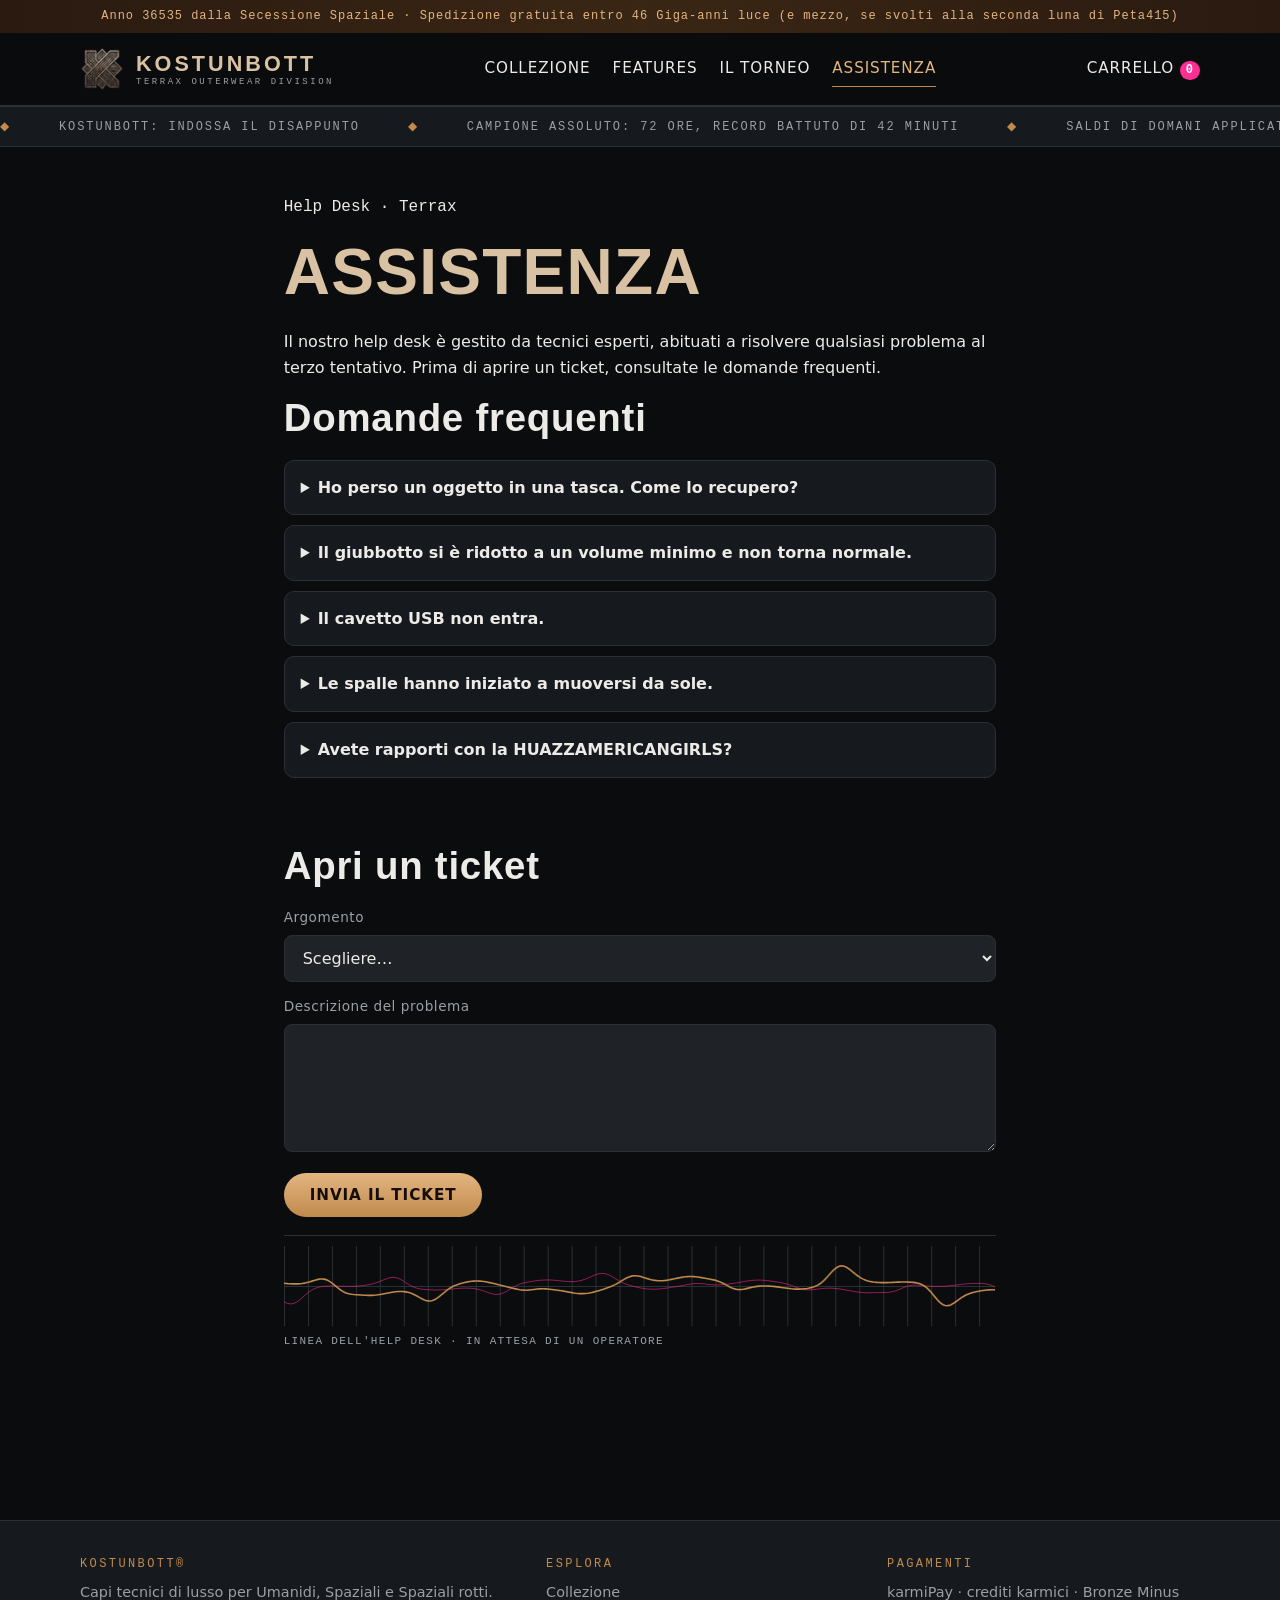
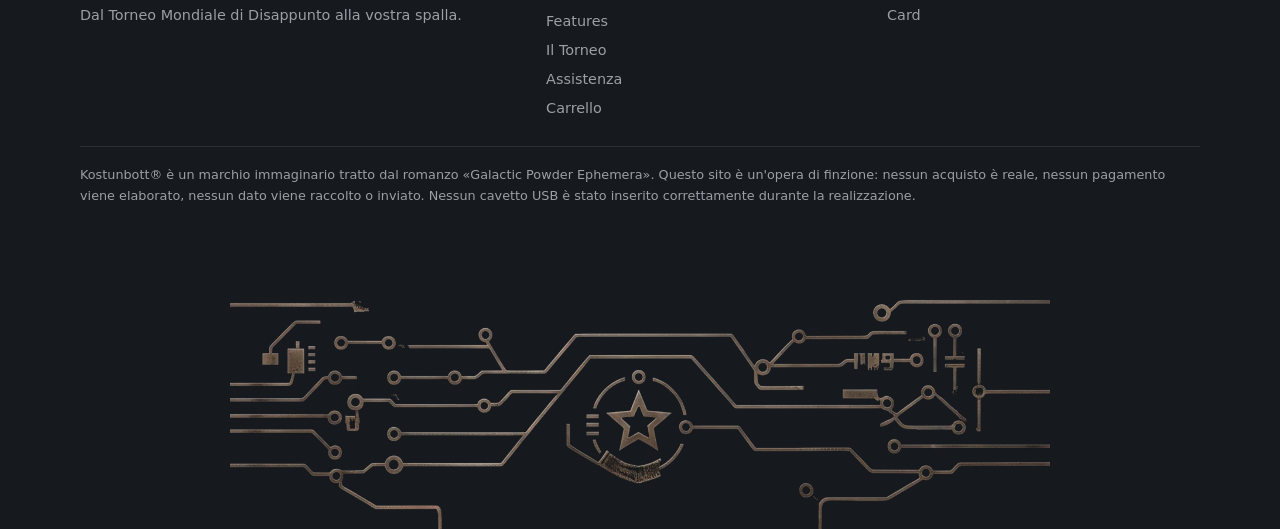
<file: assistenza.html>
<!doctype html>
<html lang="it">
<head>
<meta charset="utf-8">
<meta name="viewport" content="width=device-width, initial-scale=1">
<title>Assistenza · Kostunbott</title>
<meta name="description" content="Help desk Kostunbott: domande frequenti e apertura ticket.">
<meta name="theme-color" content="#0b0c0e">
<link rel="icon" href="assets/favicon.png">
<link rel="stylesheet" href="css/stile.css">
</head>
<body data-pagina="assistenza">
<a class="salta" href="#contenuto">Salta al contenuto</a>
<header id="testata"></header>
<div id="ticker"></div>
<main id="contenuto">
<div class="contenitore pagina-testo">
  <p class="mono">Help Desk · Terrax</p>
  <h1>Assistenza</h1>
  <p>Il nostro help desk è gestito da tecnici esperti, abituati a risolvere qualsiasi problema al terzo tentativo. Prima di aprire un ticket, consultate le domande frequenti.</p>

  <section class="faq" aria-labelledby="t-faq">
    <h2 id="t-faq">Domande frequenti</h2>
    <details><summary>Ho perso un oggetto in una tasca. Come lo recupero?</summary><p>Le tasche sono innumerevoli e insondabili. Gli oggetti tornano, ma in ordine non garantito. Consigliamo di cercare con fiducia e senza fretta.</p></details>
    <details><summary>Il giubbotto si è ridotto a un volume minimo e non torna normale.</summary><p>È il sistema autosottovuotante. La parola chiave di riespansione non viene comunicata per iscritto: chi ha letto il libro sa cosa digitare.</p></details>
    <details><summary>Il cavetto USB non entra.</summary><p>Giratelo. Non entra ancora? Giratelo di nuovo. Al terzo tentativo la fisica quantistica si arrende.</p></details>
    <details><summary>Le spalle hanno iniziato a muoversi da sole.</summary><p>È il Protocollo Tergicristallo, attivato dall'umidità. Le spazzole si fermano quando smette di piovere, o quando decidono loro.</p></details>
    <details><summary>Avete rapporti con la HUAZZAMERICANGIRLS?</summary><p>No. Qualsiasi cosa faccia la HUAZZAMERICANGIRLS, la fa in modo pericoloso e, con ogni probabilità, causando un sacco di ticket all'help desk.</p></details>
  </section>

  <section class="sezione" aria-labelledby="t-ticket">
    <h2 id="t-ticket">Apri un ticket</h2>
    <form id="modulo-ticket" novalidate>
      <div class="campi">
        <div><label for="t-argomento">Argomento</label>
          <select id="t-argomento" required>
            <option value="">Scegliere…</option>
            <option>Tasche</option><option>Sottovuoto</option><option>Cavetto USB</option><option>Rifrazione (metà mancante)</option><option>Borseggiatori che si derubano da soli</option>
          </select></div>
      </div>
      <div id="box-descrizione">
        <label for="t-descrizione">Descrizione del problema</label>
        <textarea id="t-descrizione" rows="4" required></textarea>
      </div>
      <div id="box-espansione" hidden>
        <label for="t-espansione">Inserire password di espansione</label>
        <input type="text" id="t-espansione" autocomplete="off" autocapitalize="off" spellcheck="false">
      </div>
      <p><button class="btn" type="submit" style="margin-top:14px">Invia il ticket</button></p>
    </form>
    <div class="esito avviso" id="esito-ticket" hidden aria-live="polite"></div>
    <div class="onda-wrap">
      <canvas class="onda" data-onda></canvas>
      <small>Linea dell'help desk · in attesa di un operatore</small>
    </div>
  </section>
</div>
</main>
<footer id="piede"></footer>
<script src="js/catalogo.js"></script>
<script src="js/carrello.js"></script>
<script src="js/comune.js"></script>
<script src="js/onda.js"></script>
<script src="js/segreto.config.js"></script>
<script src="js/pagine.js"></script>
</body>
</html>
</file>
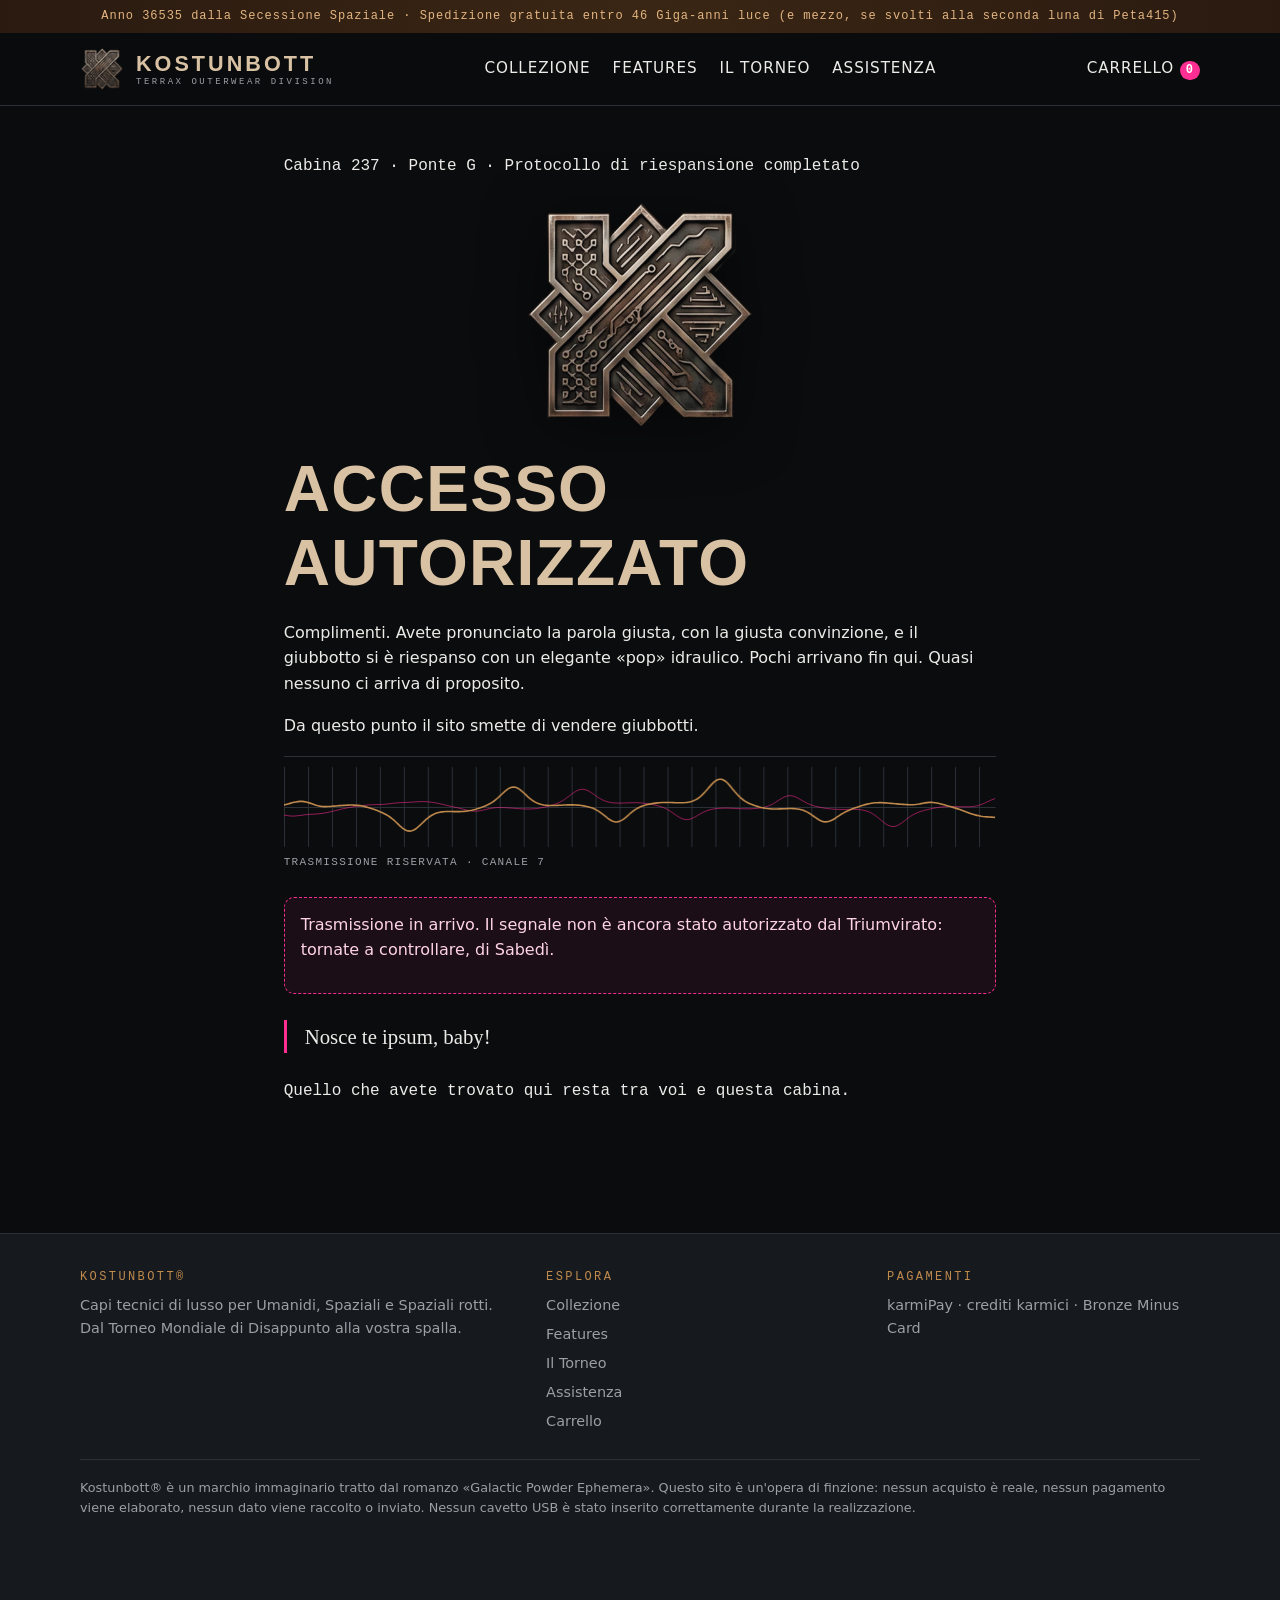
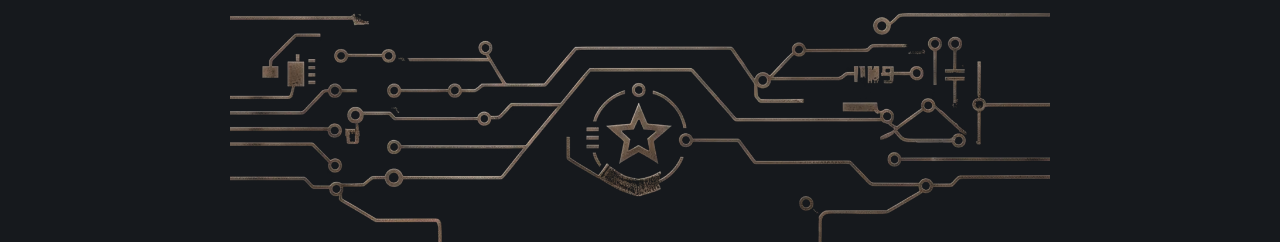
<file: cabina-237.html>
<!doctype html>
<html lang="it">
<head>
<meta charset="utf-8">
<meta name="viewport" content="width=device-width, initial-scale=1">
<meta name="robots" content="noindex, nofollow">
<title>Accesso autorizzato · Kostunbott</title>
<meta name="theme-color" content="#0b0c0e">
<link rel="icon" href="assets/favicon.png">
<link rel="stylesheet" href="css/stile.css">
</head>
<body data-pagina="segreta">
<a class="salta" href="#contenuto">Salta al contenuto</a>
<header id="testata"></header>
<main id="contenuto">
<article class="contenitore pagina-testo">
  <p class="mono">Cabina 237 · Ponte G · Protocollo di riespansione completato</p>
  <img class="emblema-grande" src="assets/logo-emblema.webp" alt="" width="240" height="240">
  <h1>Accesso autorizzato</h1>
  <p>Complimenti. Avete pronunciato la parola giusta, con la giusta convinzione, e il giubbotto si è riespanso con un elegante «pop» idraulico. Pochi arrivano fin qui. Quasi nessuno ci arriva di proposito.</p>
  <p>Da questo punto il sito smette di vendere giubbotti.</p>
  <div class="onda-wrap">
    <canvas class="onda" data-onda></canvas>
    <small>Trasmissione riservata · canale 7</small>
  </div>
  <div id="trasmissione" class="avviso" style="margin-top:24px">
    <p>Trasmissione in arrivo. Il segnale non è ancora stato autorizzato dal Triumvirato: tornate a controllare, di Sabedì.</p>
  </div>
  <p class="citazione">Nosce te ipsum, baby!</p>
  <p class="mono">Quello che avete trovato qui resta tra voi e questa cabina.</p>
</article>
</main>
<footer id="piede"></footer>
<script src="js/catalogo.js"></script>
<script src="js/carrello.js"></script>
<script src="js/comune.js"></script>
<script src="js/onda.js"></script>
<script src="js/segreto.config.js"></script>
<script src="js/pagine.js"></script>
</body>
</html>
</file>
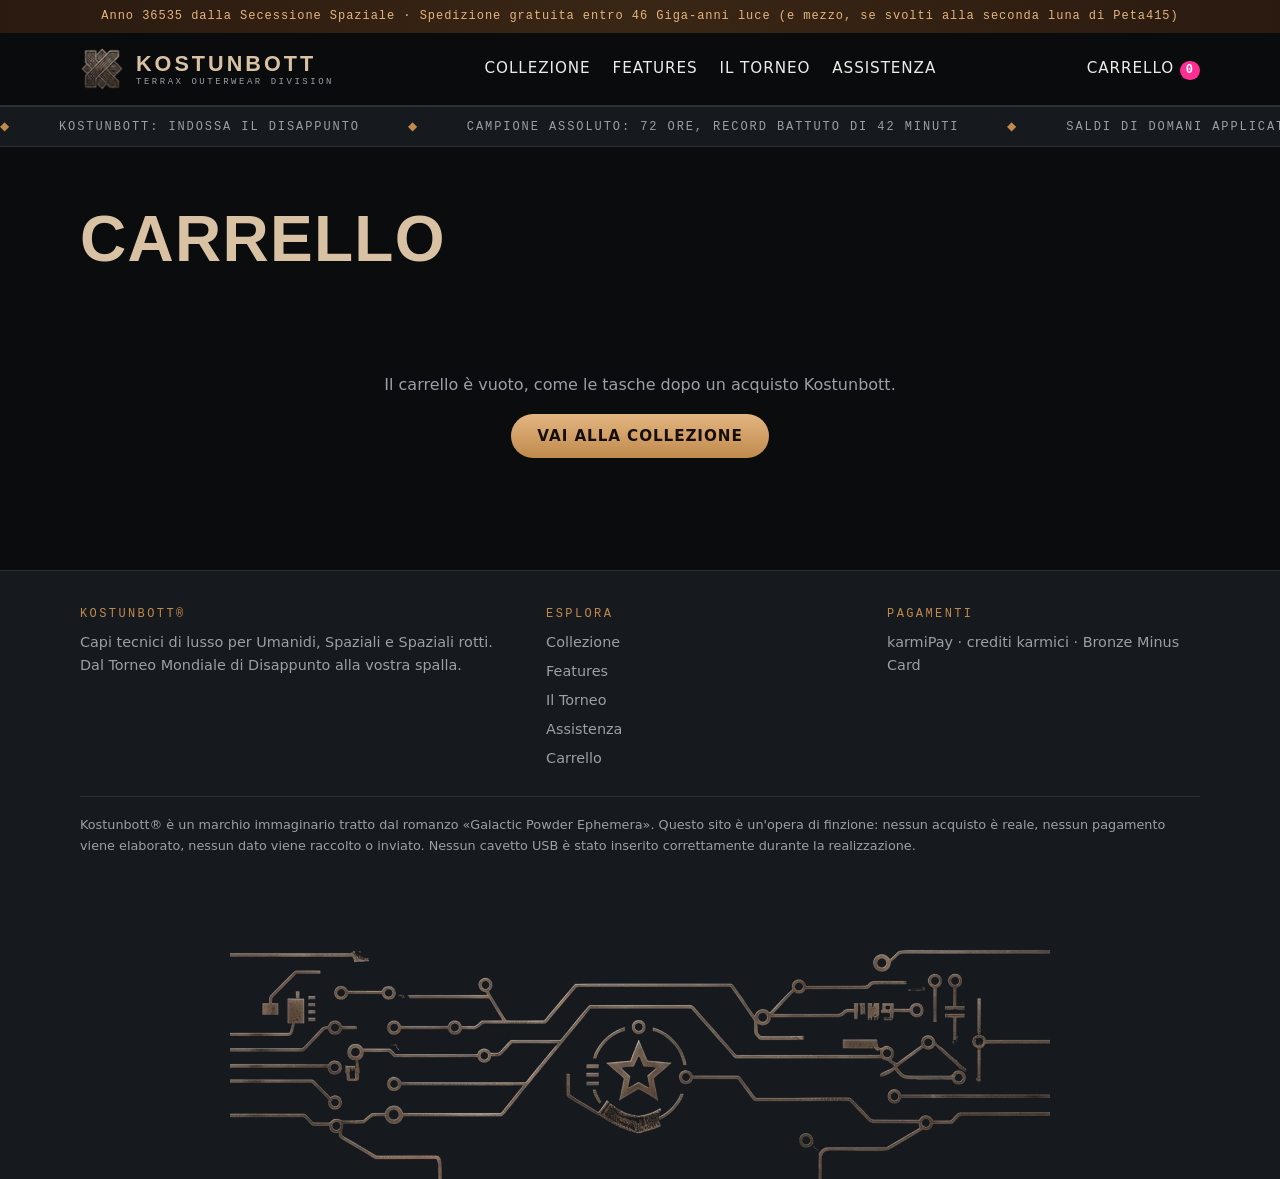
<file: carrello.html>
<!doctype html>
<html lang="it">
<head>
<meta charset="utf-8">
  <meta name="robots" content="noindex, nofollow">
<meta name="viewport" content="width=device-width, initial-scale=1">
<title>Carrello · Kostunbott</title>
<meta name="description" content="Il carrello Kostunbott.">
<meta name="theme-color" content="#0b0c0e">
<link rel="icon" href="assets/favicon.png">
<link rel="stylesheet" href="css/stile.css">
</head>
<body data-pagina="carrello">
<a class="salta" href="#contenuto">Salta al contenuto</a>
<header id="testata"></header>
<div id="ticker"></div>
<main id="contenuto">
<div class="contenitore pagina-carrello">
  <h1 class="sezione" style="padding-bottom:0">Carrello</h1>
  <div id="righe"></div>
</div>
</main>
<footer id="piede"></footer>
<script src="js/catalogo.js"></script>
<script src="js/carrello.js"></script>
<script src="js/comune.js"></script>
<script src="js/onda.js"></script>
<script src="js/segreto.config.js"></script>
<script src="js/pagine.js"></script>
</body>
</html>
</file>
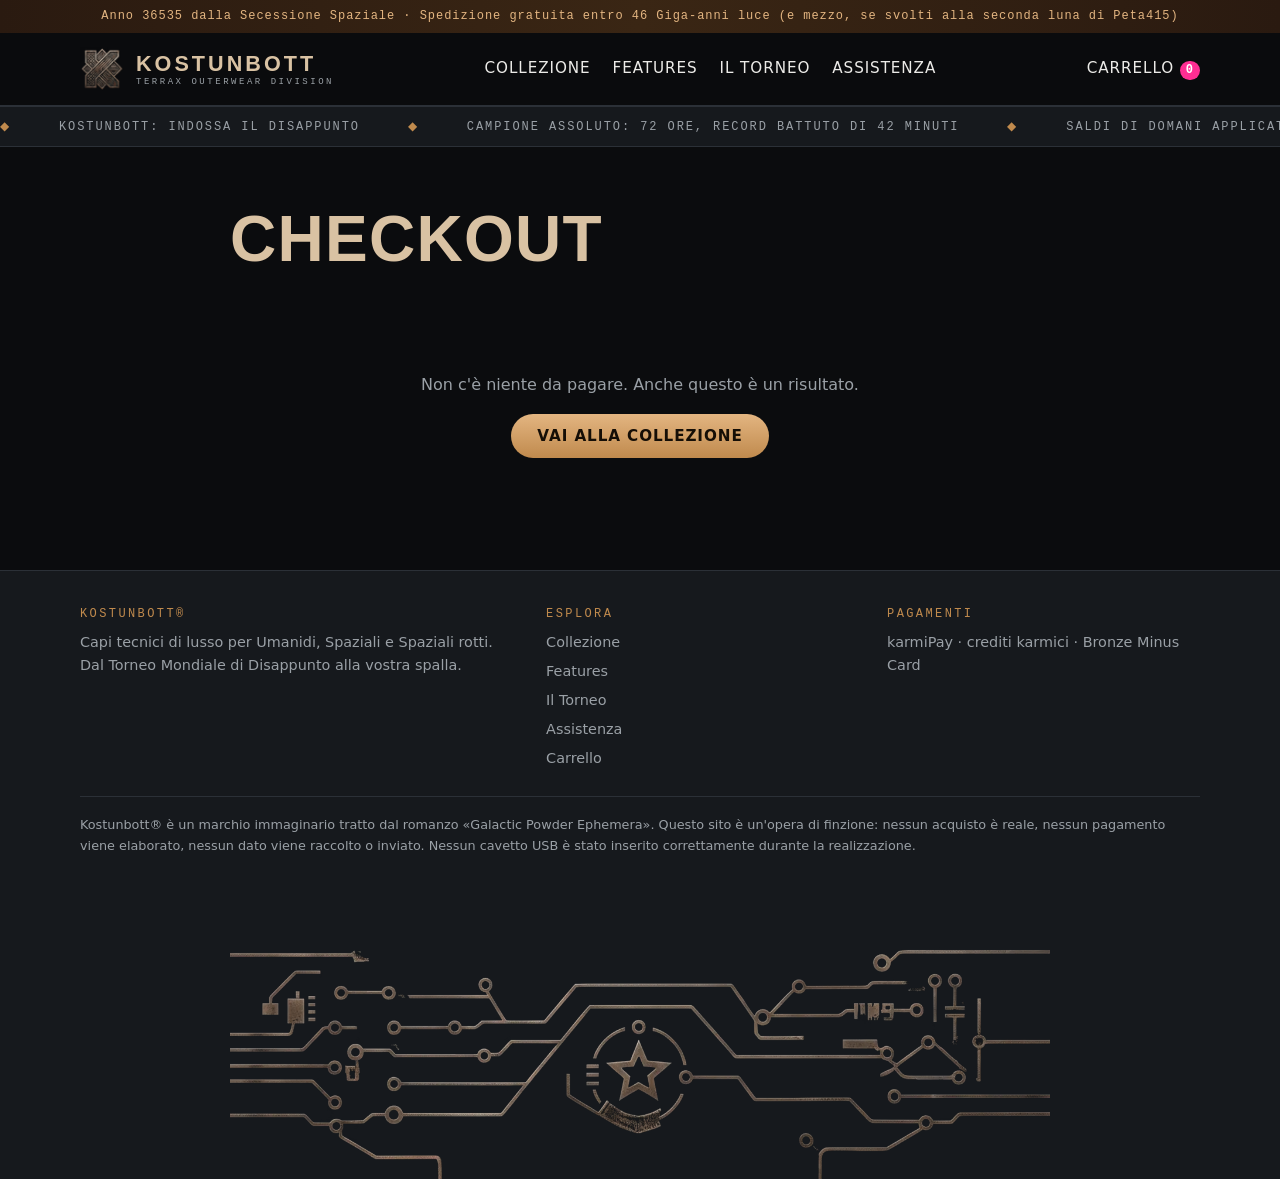
<file: checkout.html>
<!doctype html>
<html lang="it">
<head>
<meta charset="utf-8">
  <meta name="robots" content="noindex, nofollow">
<meta name="viewport" content="width=device-width, initial-scale=1">
<title>Checkout · Kostunbott</title>
<meta name="description" content="Procedura di acquisto Kostunbott.">
<meta name="theme-color" content="#0b0c0e">
<link rel="icon" href="assets/favicon.png">
<link rel="stylesheet" href="css/stile.css">
</head>
<body data-pagina="checkout">
<a class="salta" href="#contenuto">Salta al contenuto</a>
<header id="testata"></header>
<div id="ticker"></div>
<main id="contenuto">
<div class="contenitore" style="max-width:820px">
  <h1 class="sezione" style="padding-bottom:0">Checkout</h1>
  <p class="mono" id="riepilogo"></p>

  <div class="vuoto" id="checkout-vuoto" hidden>
    <p>Non c'è niente da pagare. Anche questo è un risultato.</p>
    <a class="btn" href="shop.html">Vai alla collezione</a>
  </div>

  <section class="passo" data-passo="1" hidden aria-labelledby="t-passo1">
    <p class="mono">Passo 1 di 4</p>
    <h2 id="t-passo1">Verifica del saldo karmico</h2>
    <p>karmiPay accetta solo clienti con un saldo di buone azioni sufficiente. Stiamo controllando il vostro.</p>
    <ul class="registro" id="registro-karma" aria-live="polite"></ul>
    <button class="btn" type="button" id="avanti-1" disabled>Prosegui</button>
  </section>

  <section class="passo" data-passo="2" hidden aria-labelledby="t-passo2">
    <p class="mono">Passo 2 di 4</p>
    <h2 id="t-passo2">Termini e Condizioni d'Uso (EULA)</h2>
    <p>Per proseguire è necessario scorrere il Contratto fino in fondo.</p>
    <div class="eula" id="eula" tabindex="0" role="region" aria-label="Testo del contratto"></div>
    <p class="pagina-eula" id="pagina-eula" aria-live="off"></p>
    <label class="check"><input type="checkbox" id="accetto-eula" disabled> Dichiaro di aver letto tutto, come chiunque.</label>
    <button class="btn" type="button" id="avanti-2" disabled>Accetto e proseguo</button>
  </section>

  <section class="passo" data-passo="3" hidden aria-labelledby="t-passo3">
    <p class="mono">Passo 3 di 4</p>
    <h2 id="t-passo3">Modulo H7-25 per l'acquisto temporaneo</h2>
    <p>Da compilare insieme al modulo M-41T e al modulo Z-99Z, perché sì. Nulla di quanto scritto viene inviato o conservato.</p>
    <form id="modulo-h725" novalidate>
      <div class="campi">
        <div><label for="f-soprannome">Soprannome galattico</label><input type="text" id="f-soprannome" required autocomplete="off" placeholder="es. no-one"></div>
        <div><label for="f-pianeta">Pianeta di consegna</label>
          <select id="f-pianeta" required>
            <option value="">Scegliere…</option>
            <option>Terrax</option><option>Aris IV</option><option>Malaffare</option><option>Cygnus-X1</option><option>Non lo so, FALLO!</option>
          </select></div>
        <div><label for="f-giorno">Giorno di consegna preferito</label>
          <select id="f-giorno" required>
            <option value="">Scegliere…</option>
            <option>Sabedì</option><option>Domedì</option><option>Giobedì</option><option>Vendolì</option>
          </select></div>
        <div><label for="f-disappunto">Grado di disappunto attuale (0-72)</label><input type="text" id="f-disappunto" inputmode="numeric" pattern="[0-9]{1,2}" required autocomplete="off"></div>
      </div>
      <button class="btn" type="submit">Timbra il modulo</button>
    </form>
  </section>

  <section class="passo" data-passo="4" hidden aria-labelledby="t-passo4">
    <p class="mono">Passo 4 di 4</p>
    <h2 id="t-passo4">Pagamento con karmiPay</h2>
    <p>Il pagamento avviene in crediti karmici, al cambio di ieri.</p>
    <button class="btn" type="button" id="paga">Paga con karmiPay</button>
    <ul class="registro" id="registro-paga" aria-live="polite"></ul>
    <div class="schermata-blu" id="schermata-blu" hidden role="alert">
      <div class="grande">:(</div>
      <p>GENTILE UTENTE, IL VOSTRO TENTATIVO DI ACQUISTO È STATO REGISTRATO.<br>SI PREGA DI ATTENDERE IN CODA.</p>
      <p>SIETE IL NUMERO: INFINITO</p>
      <p>Codice errore: KARMIPAY_SHAREWARE_LICENSE_EXPIRED<br>Il terminale di pagamento non è registrato. Il carrello è stato conservato. Consegna prevista: ieri.</p>
      <p><a href="carrello.html" style="color:#fff">Torna al carrello</a> · <a href="assistenza.html" style="color:#fff">Apri un ticket</a></p>
    </div>
  </section>
</div>
</main>
<footer id="piede"></footer>
<script src="js/catalogo.js"></script>
<script src="js/carrello.js"></script>
<script src="js/comune.js"></script>
<script src="js/onda.js"></script>
<script src="js/segreto.config.js"></script>
<script src="js/pagine.js"></script>
</body>
</html>
</file>
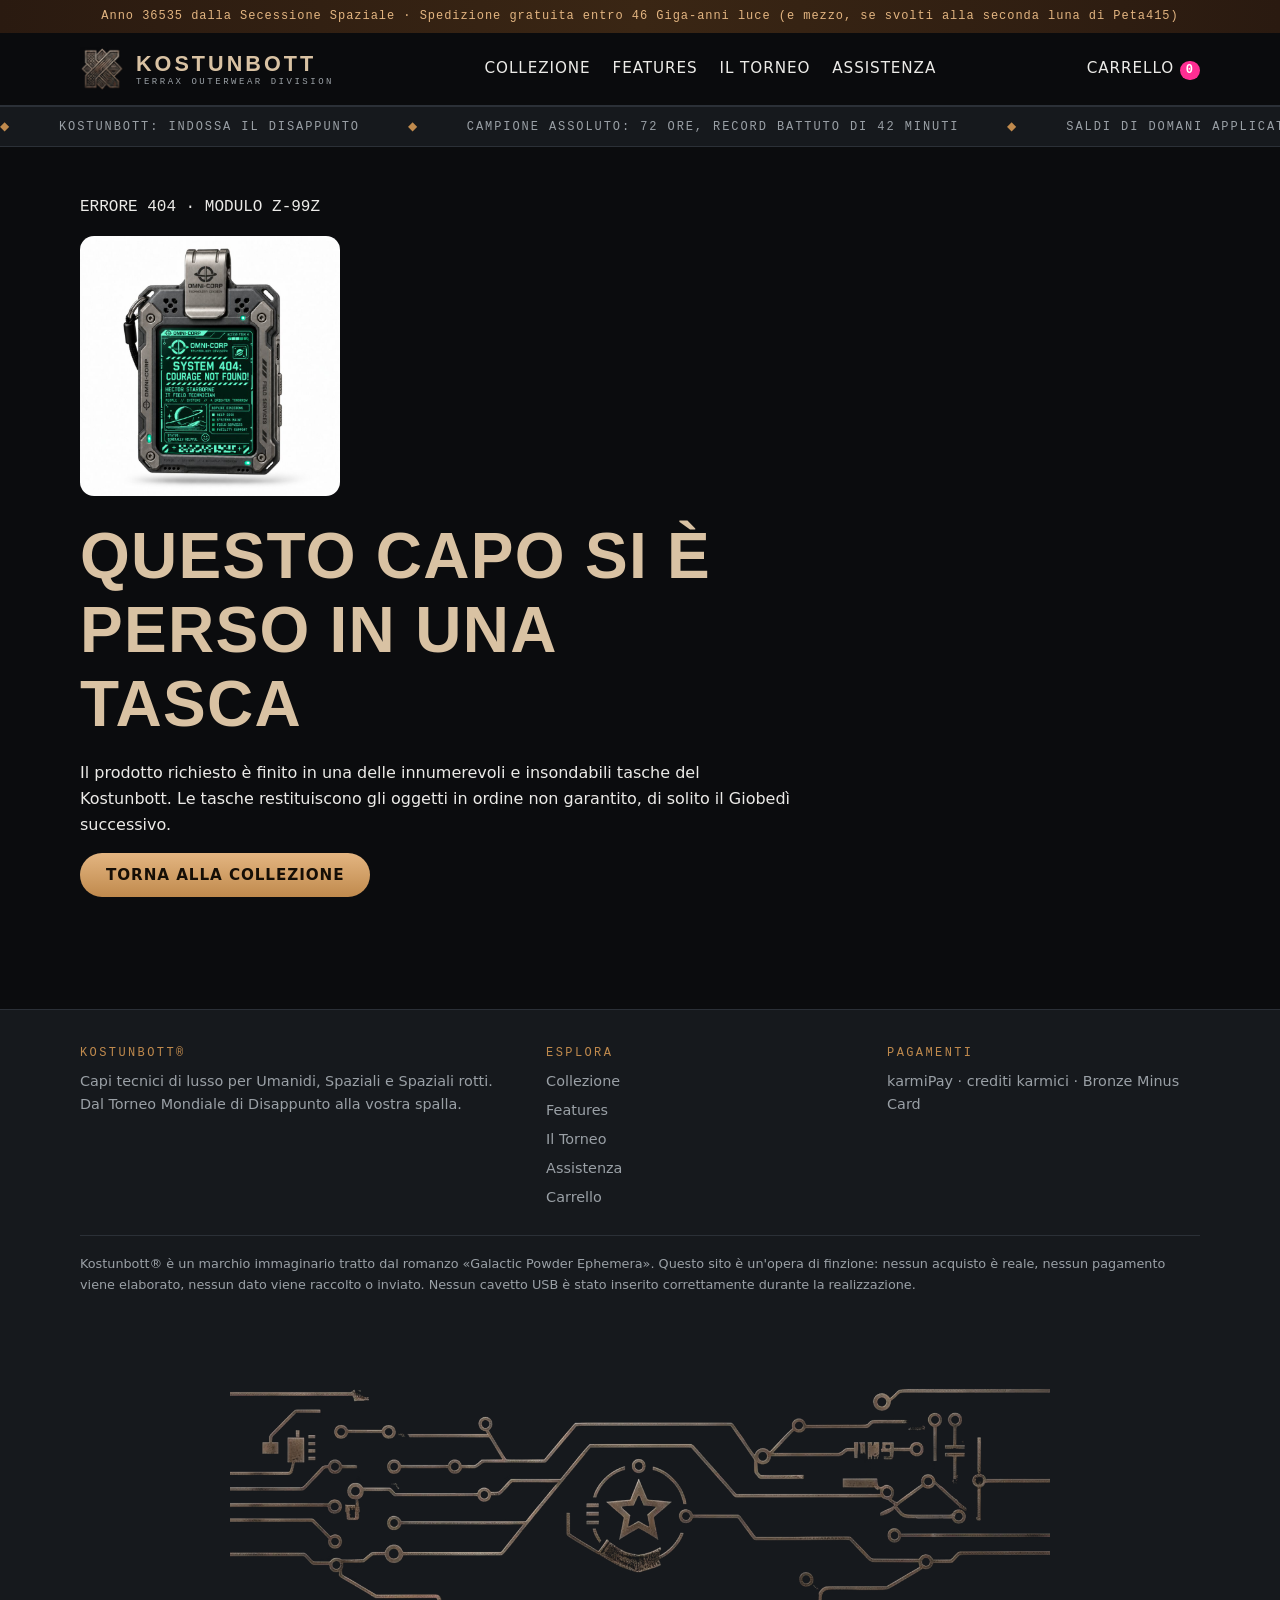
<file: prodotto.html>
<!doctype html>
<html lang="it">
<head>
<meta charset="utf-8">
  <meta name="robots" content="noindex, nofollow">
<meta name="viewport" content="width=device-width, initial-scale=1">
<title>Kostunbott · Scheda prodotto</title>
<meta name="description" content="Scheda di un capo Kostunbott.">
<meta name="theme-color" content="#0b0c0e">
<link rel="icon" href="assets/favicon.png">
<link rel="stylesheet" href="css/stile.css">
</head>
<body data-pagina="prodotto">
<a class="salta" href="#contenuto">Salta al contenuto</a>
<header id="testata"></header>
<div id="ticker"></div>
<main id="contenuto">
<div class="contenitore" id="scheda"></div>
</main>
<footer id="piede"></footer>
<script src="js/catalogo.js"></script>
<script src="js/carrello.js"></script>
<script src="js/comune.js"></script>
<script src="js/onda.js"></script>
<script src="js/segreto.config.js"></script>
<script src="js/pagine.js"></script>
</body>
</html>
</file>
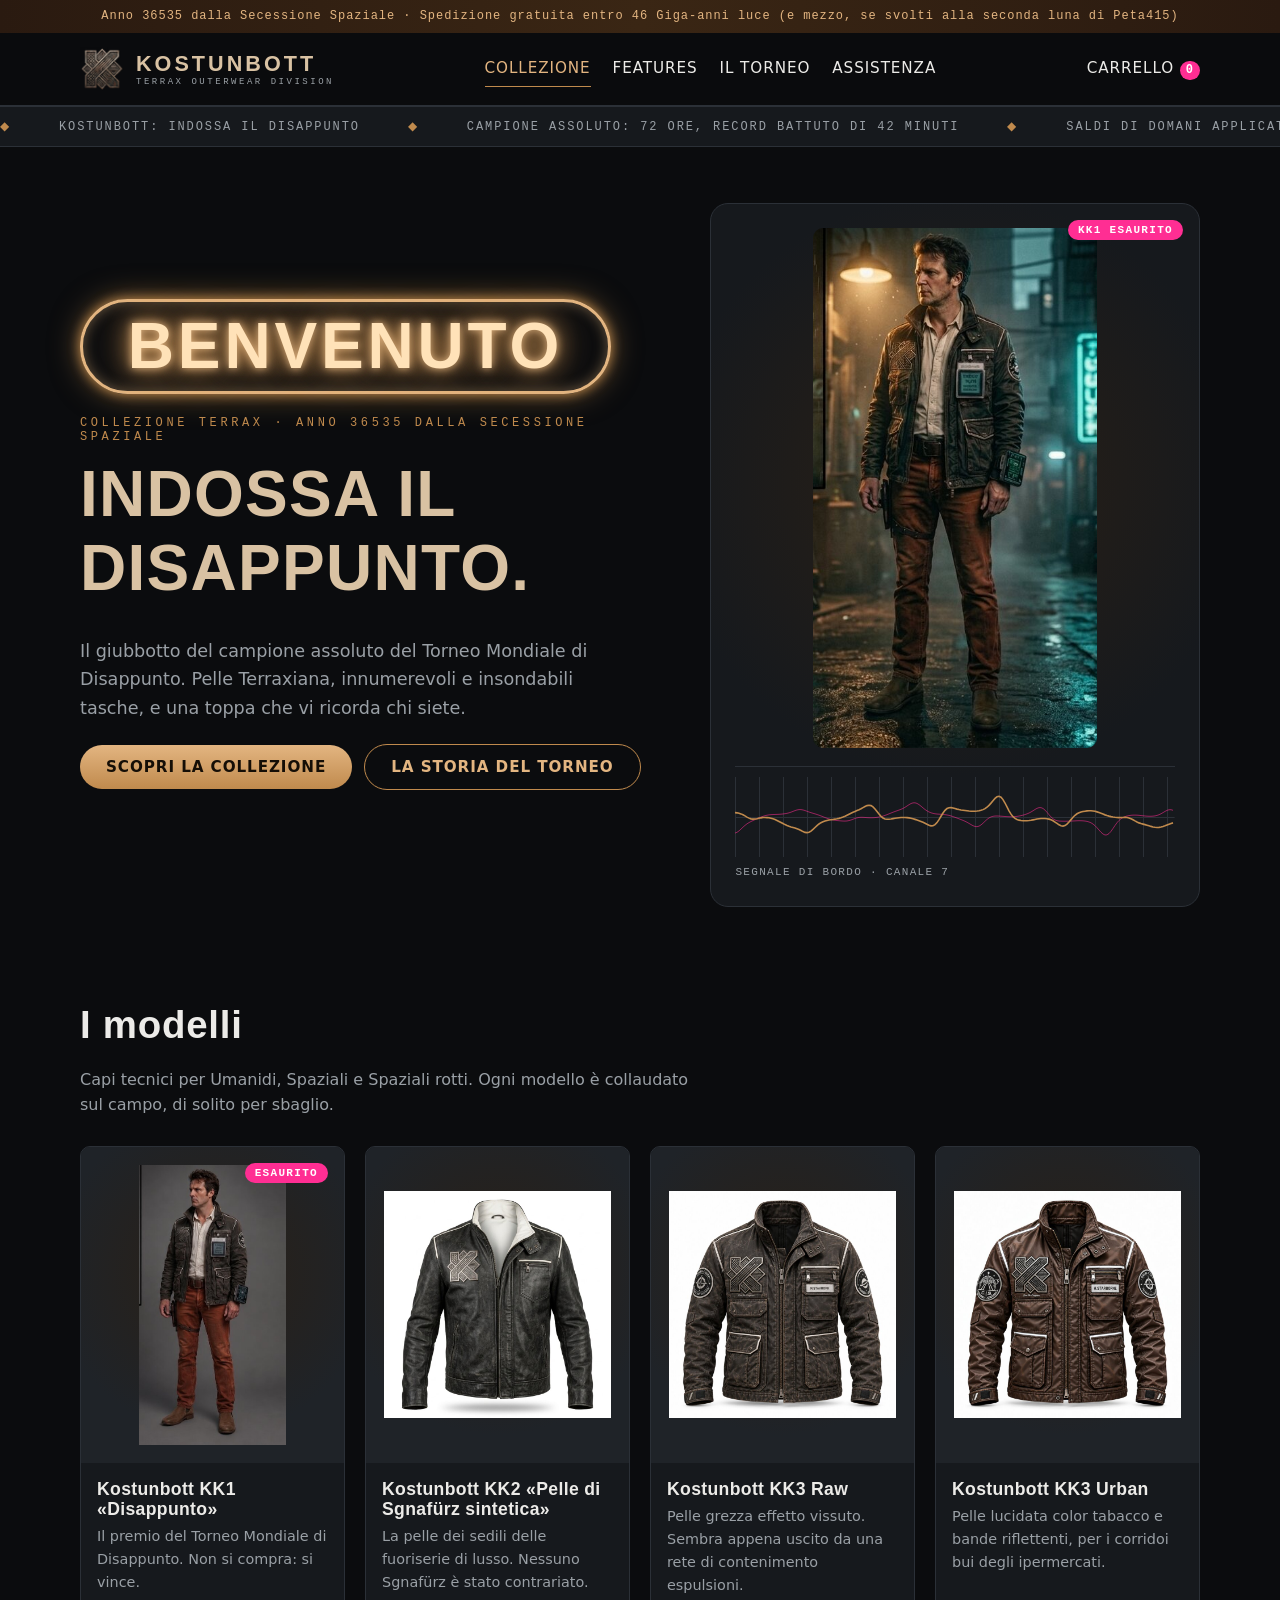
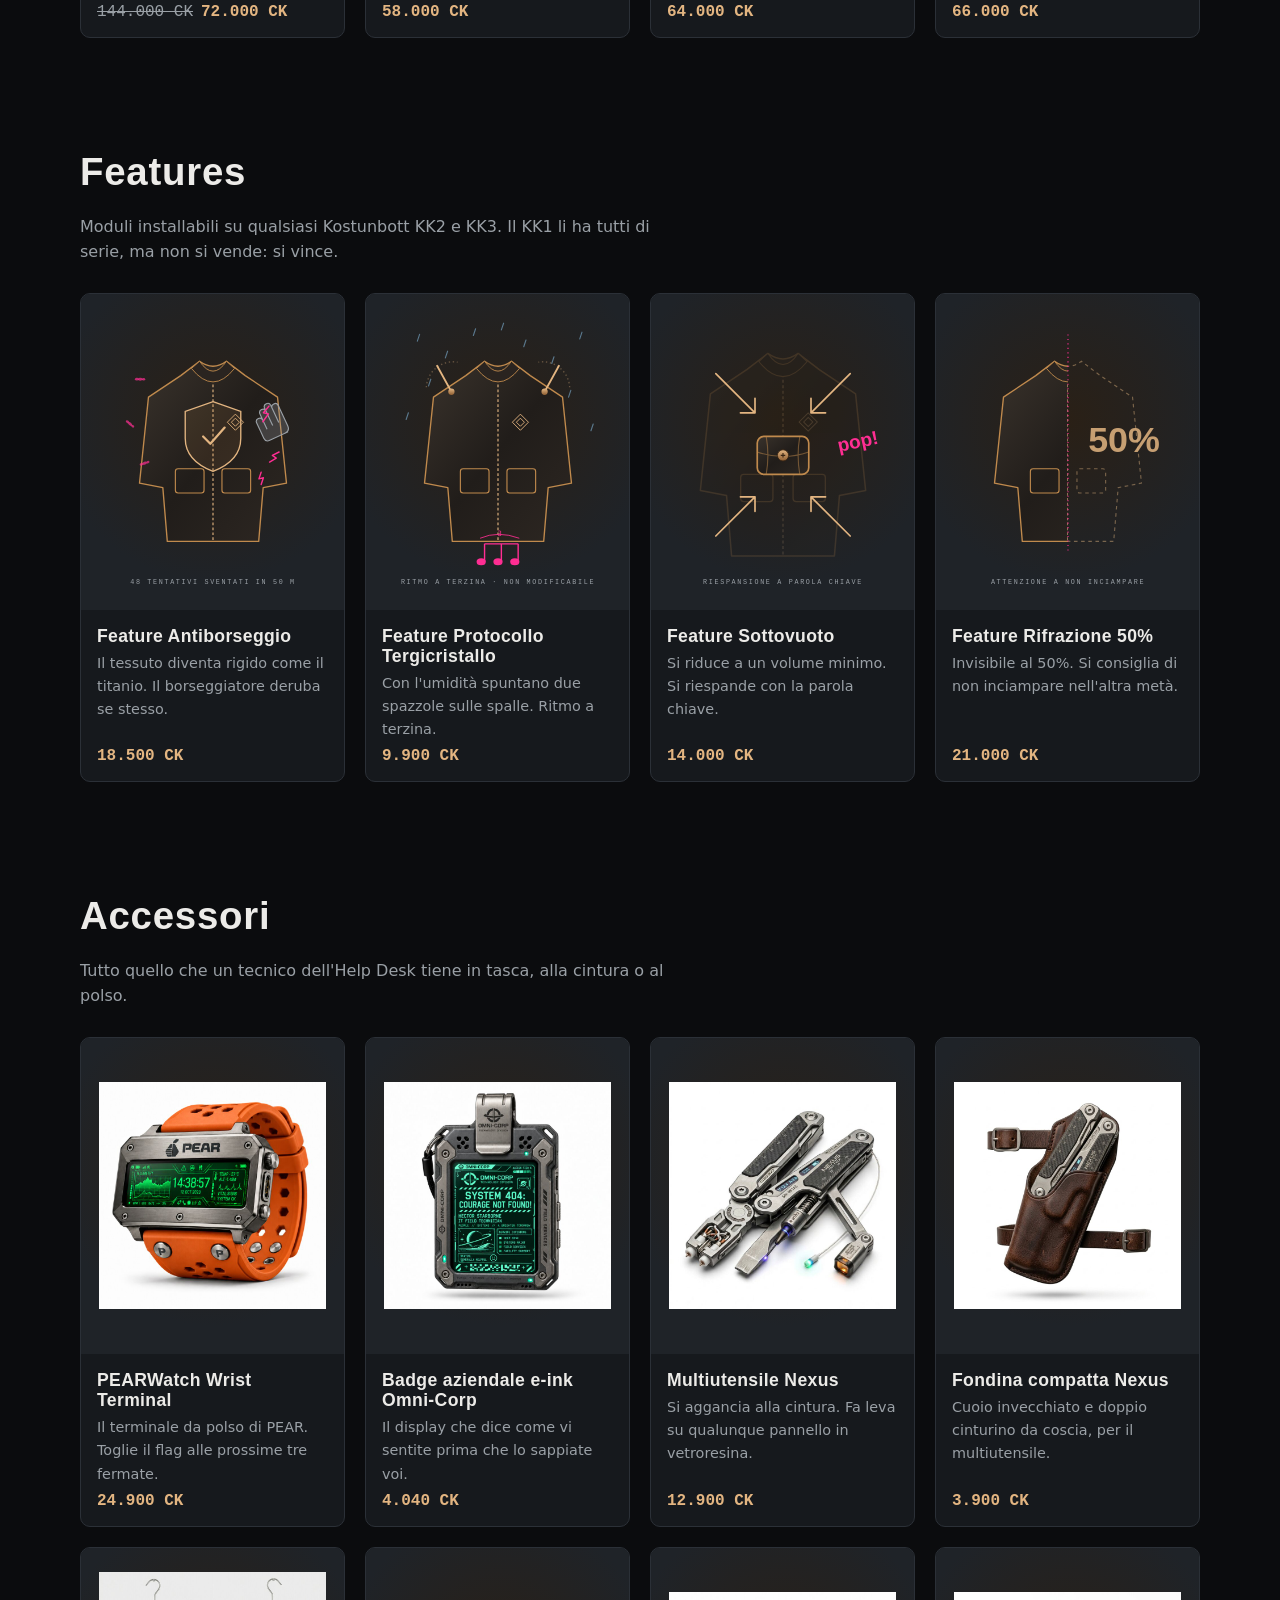
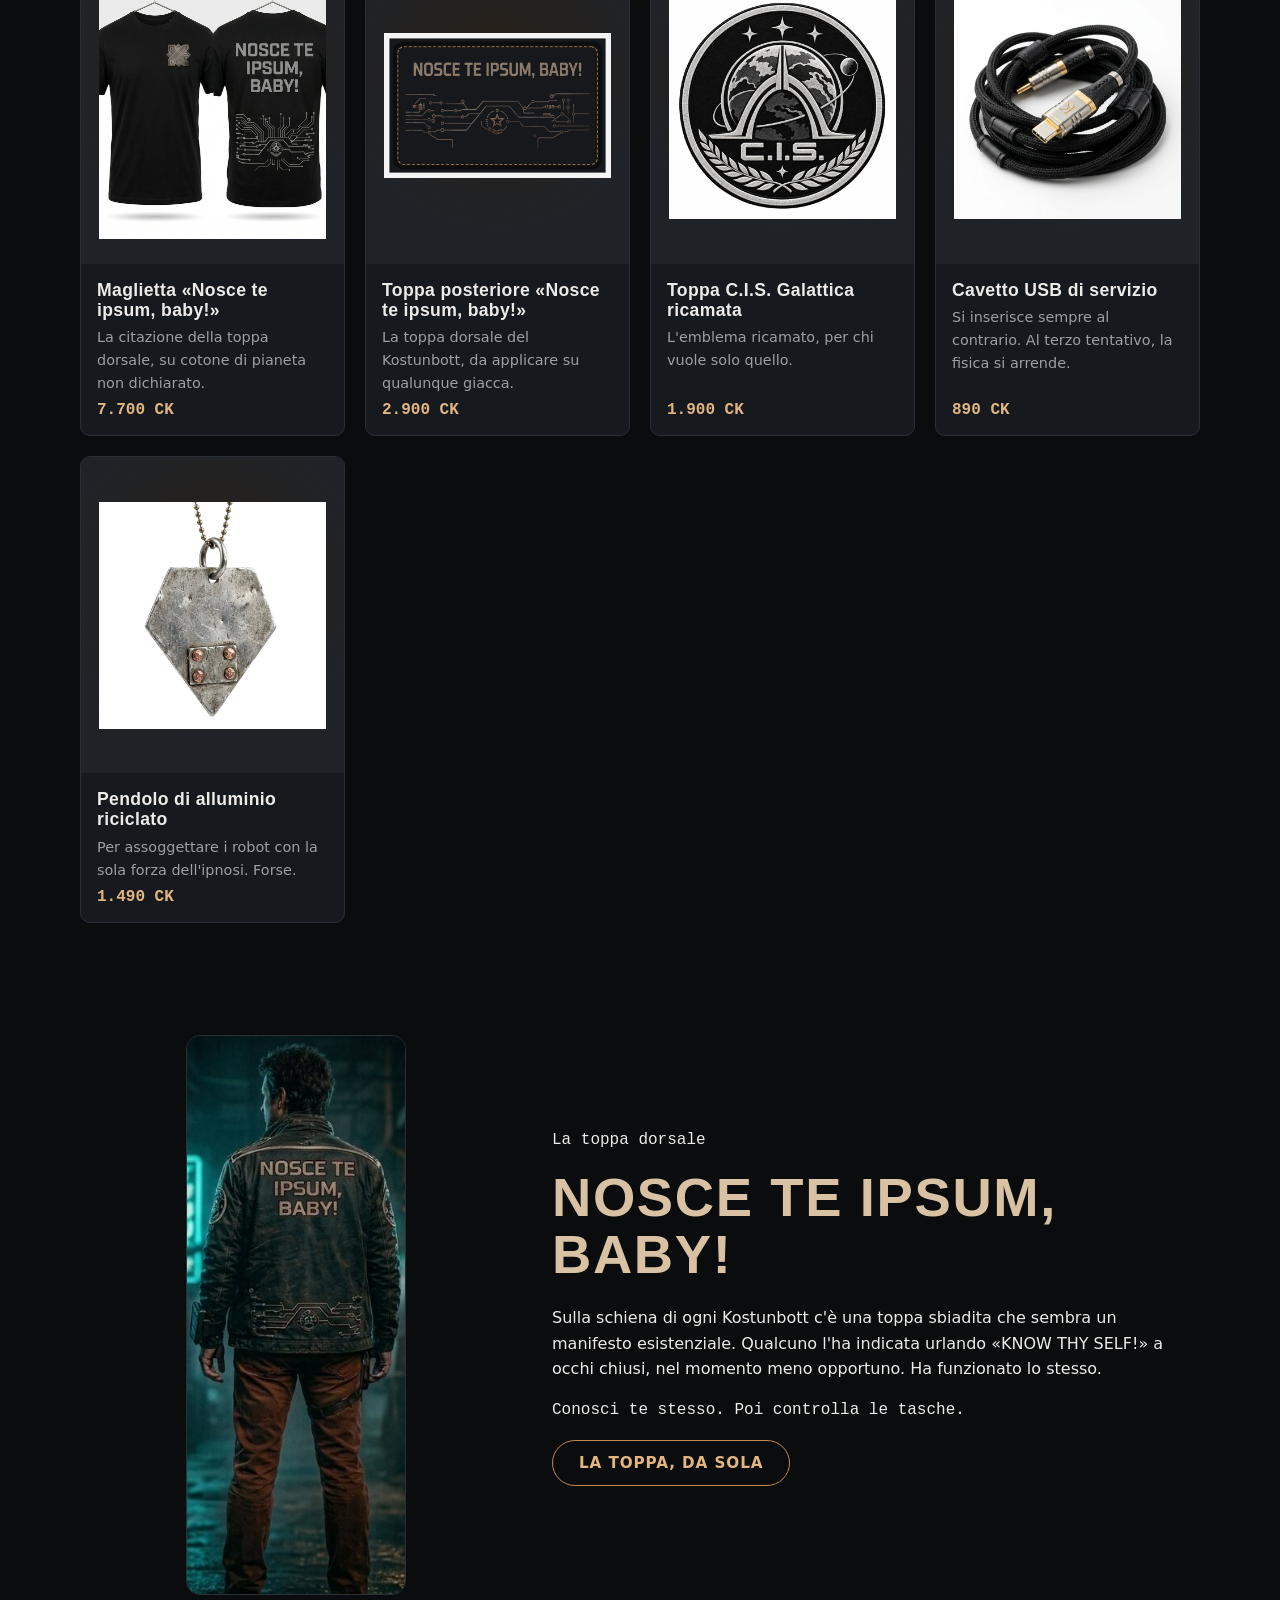
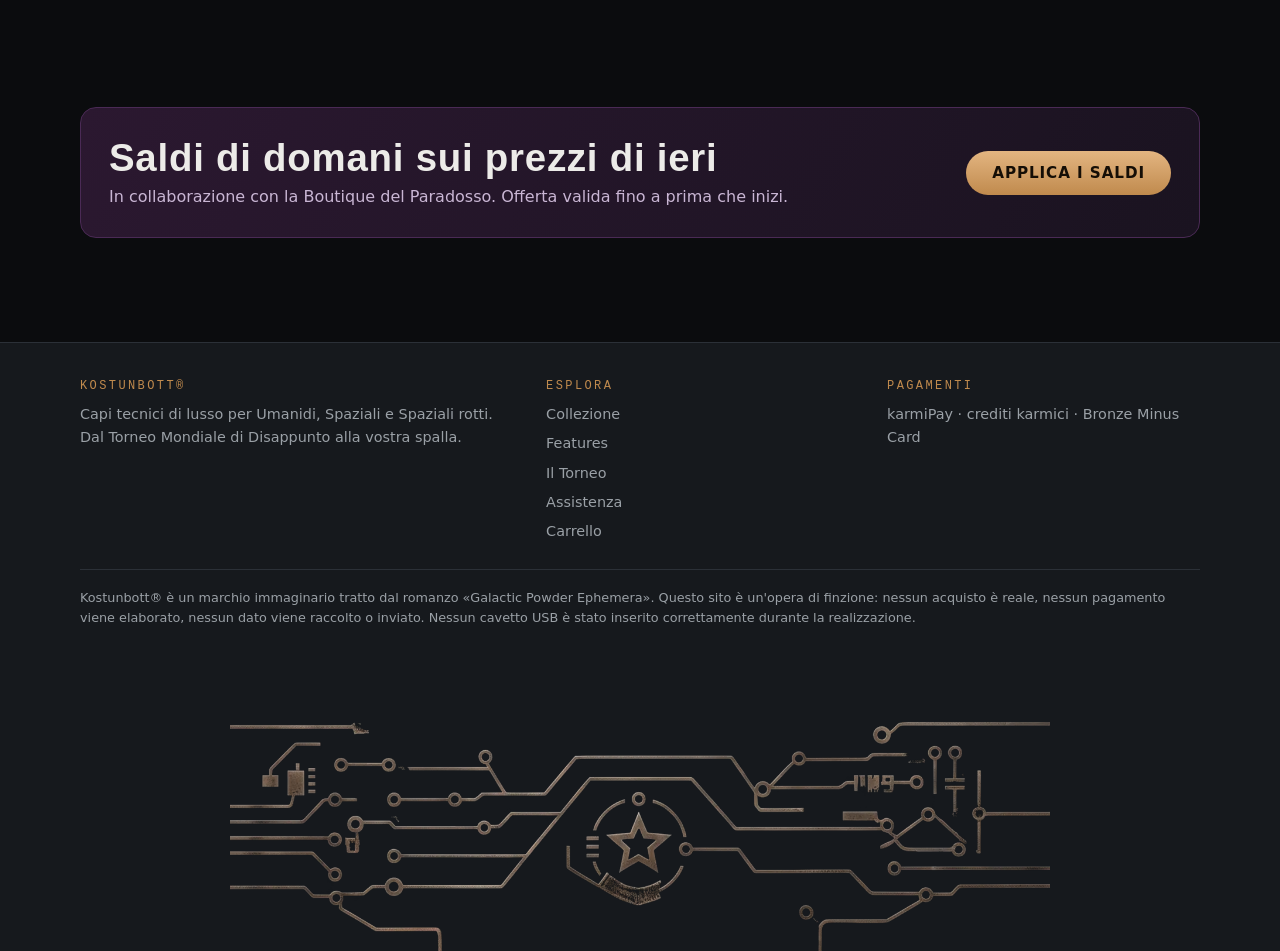
<file: shop.html>
<!doctype html>
<html lang="it">
<head>
<meta charset="utf-8">
  <meta name="robots" content="noindex, nofollow">
<meta name="viewport" content="width=device-width, initial-scale=1">
<title>Kostunbott · Indossa il disappunto</title>
<meta name="description" content="Kostunbott, capi tecnici di lusso da Terrax: il giubbotto del campione del Torneo Mondiale di Disappunto.">
<meta name="theme-color" content="#0b0c0e">
<link rel="icon" href="assets/favicon.png">
<link rel="stylesheet" href="css/stile.css">
<style>.hero .benvenuto{display:inline-block;font:700 clamp(2.2rem,6vw,4rem)/1.1 var(--titolo,var(--display));text-transform:uppercase;letter-spacing:.06em;color:#ffe2b8;border:3px solid var(--bronzo-chiaro);border-radius:999px;padding:.15em .7em;margin:0 0 22px;text-shadow:0 0 8px var(--bronzo-chiaro),0 0 22px var(--bronzo),0 0 42px var(--bronzo);box-shadow:0 0 12px var(--bronzo),0 0 30px rgba(192,138,77,.55),inset 0 0 14px rgba(227,181,129,.45);animation:benvenuto-luce 2.4s ease-in-out infinite}@keyframes benvenuto-luce{50%{box-shadow:0 0 22px var(--bronzo-chiaro),0 0 55px var(--bronzo),inset 0 0 22px rgba(227,181,129,.65)}}@media (prefers-reduced-motion:reduce){.hero .benvenuto{animation:none}}</style>
</head>
<body data-pagina="home">
<a class="salta" href="#contenuto">Salta al contenuto</a>
<header id="testata"></header>
<div id="ticker"></div>
<main id="contenuto">
<section class="contenitore hero">
  <div>
    <p class="benvenuto">Benvenuto</p>
    <p class="sopra">Collezione Terrax · Anno 36535 dalla Secessione Spaziale</p>
    <h1>Indossa il disappunto.</h1>
    <p class="lead">Il giubbotto del campione assoluto del Torneo Mondiale di Disappunto. Pelle Terraxiana, innumerevoli e insondabili tasche, e una toppa che vi ricorda chi siete.</p>
    <p class="riga-acquisto">
      <a class="btn" href="#collezione">Scopri la collezione</a>
      <a class="btn secondario" href="torneo.html">La storia del Torneo</a>
    </p>
  </div>
  <div class="hero-img">
    <img src="assets/hector-fronte.jpg" alt="Hector Starborne in un vicolo notturno, con il giubbotto Kostunbott e l'emblema sul petto" width="420" height="768">
    <span class="tag-esaurito">KK1 esaurito</span>
    <div class="onda-wrap">
      <canvas class="onda" data-onda></canvas>
      <small>Segnale di bordo · canale 7</small>
    </div>
  </div>
</section>

<section class="sezione" id="collezione" aria-labelledby="t-collezione">
  <div class="contenitore">
    <h2 id="t-collezione">I modelli</h2>
    <p class="intro">Capi tecnici per Umanidi, Spaziali e Spaziali rotti. Ogni modello è collaudato sul campo, di solito per sbaglio.</p>
    <div class="griglia" data-categoria="giubbotto"></div>
  </div>
</section>

<section class="sezione" id="features" aria-labelledby="t-features">
  <div class="contenitore">
    <h2 id="t-features">Features</h2>
    <p class="intro">Moduli installabili su qualsiasi Kostunbott KK2 e KK3. Il KK1 li ha tutti di serie, ma non si vende: si vince.</p>
    <div class="griglia" data-categoria="feature"></div>
  </div>
</section>

<section class="sezione" id="accessori" aria-labelledby="t-accessori">
  <div class="contenitore">
    <h2 id="t-accessori">Accessori</h2>
    <p class="intro">Tutto quello che un tecnico dell'Help Desk tiene in tasca, alla cintura o al polso.</p>
    <div class="griglia" data-categoria="accessorio"></div>
  </div>
</section>

<section class="sezione" aria-labelledby="t-toppa">
  <div class="contenitore toppa">
    <img src="assets/hector-retro.jpg" alt="Hector di spalle: sul retro del giubbotto la scritta Nosce te ipsum, baby! e un circuito ricamato" width="270" height="688" loading="lazy">
    <div>
      <p class="sopra mono">La toppa dorsale</p>
      <h2 id="t-toppa" class="motto">Nosce te ipsum, baby!</h2>
      <p>Sulla schiena di ogni Kostunbott c'è una toppa sbiadita che sembra un manifesto esistenziale. Qualcuno l'ha indicata urlando «KNOW THY SELF!» a occhi chiusi, nel momento meno opportuno. Ha funzionato lo stesso.</p>
      <p class="mono">Conosci te stesso. Poi controlla le tasche.</p>
      <p><a class="btn secondario" href="prodotto.html?id=toppa-nosce">La toppa, da sola</a></p>
    </div>
  </div>
</section>

<section class="sezione">
  <div class="contenitore banner">
    <div>
      <h2>Saldi di domani sui prezzi di ieri</h2>
      <p>In collaborazione con la Boutique del Paradosso. Offerta valida fino a prima che inizi.</p>
    </div>
    <button class="btn" type="button" id="saldi">Applica i saldi</button>
  </div>
</section>
</main>
<footer id="piede"></footer>
<script src="js/catalogo.js"></script>
<script src="js/carrello.js"></script>
<script src="js/comune.js"></script>
<script src="js/onda.js"></script>
<script src="js/segreto.config.js"></script>
<script src="js/pagine.js"></script>
</body>
</html>
</file>
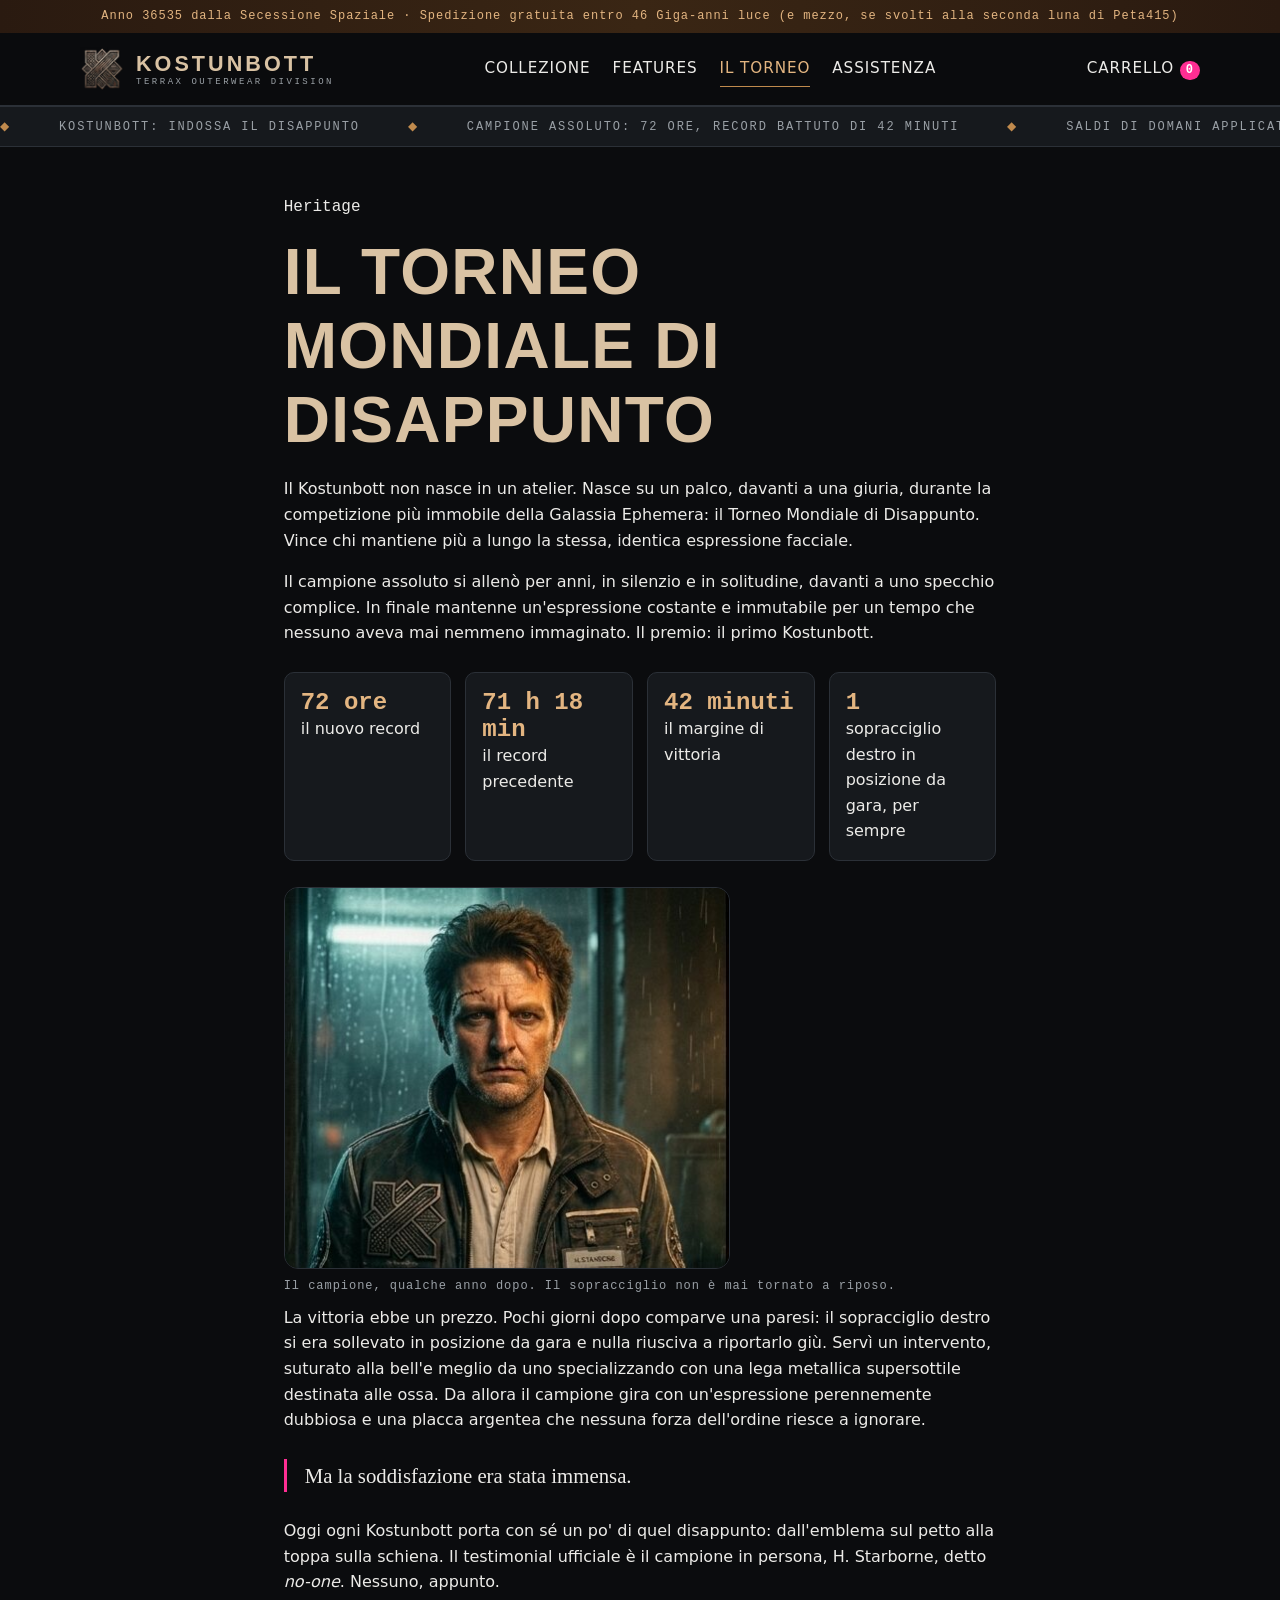
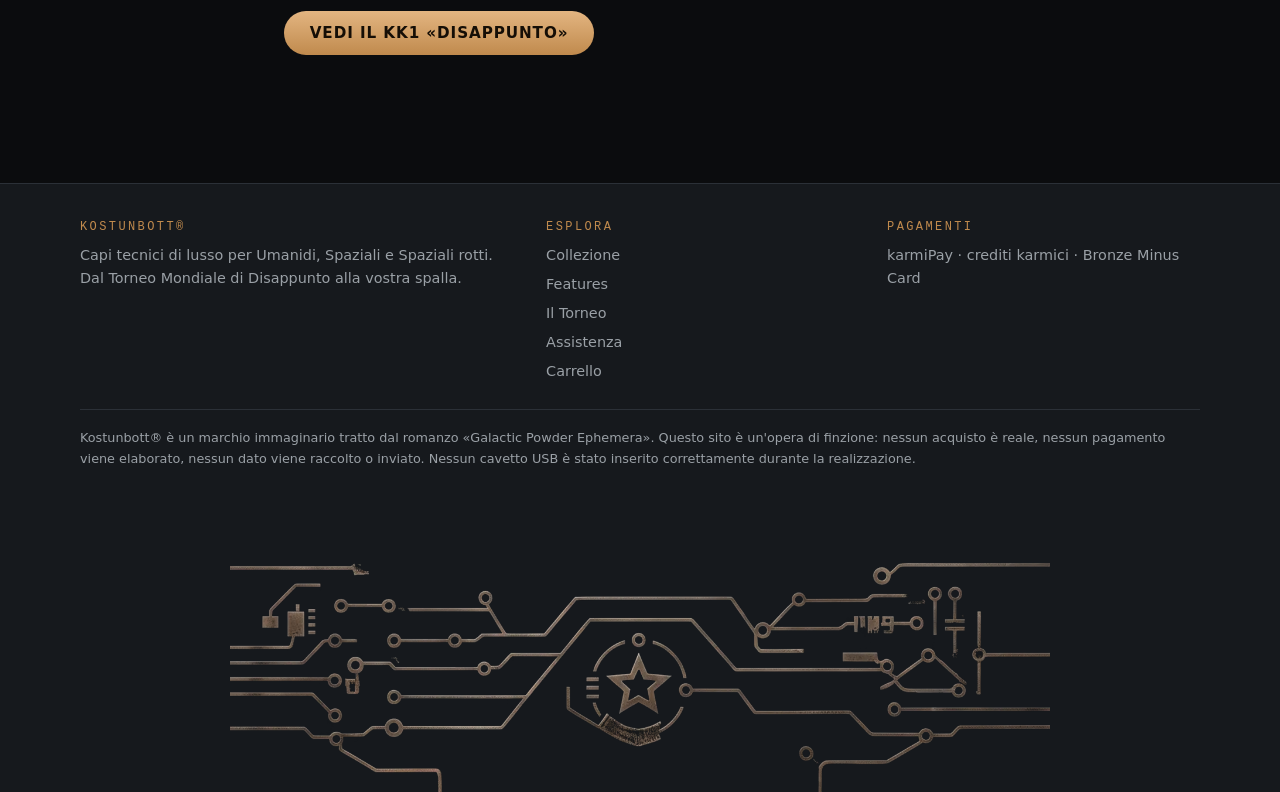
<file: torneo.html>
<!doctype html>
<html lang="it">
<head>
<meta charset="utf-8">
<meta name="viewport" content="width=device-width, initial-scale=1">
<title>Il Torneo Mondiale di Disappunto · Kostunbott</title>
<meta name="description" content="La storia del Torneo Mondiale di Disappunto e del primo Kostunbott.">
<meta name="theme-color" content="#0b0c0e">
<link rel="icon" href="assets/favicon.png">
<link rel="stylesheet" href="css/stile.css">
</head>
<body data-pagina="torneo">
<a class="salta" href="#contenuto">Salta al contenuto</a>
<header id="testata"></header>
<div id="ticker"></div>
<main id="contenuto">
<article class="contenitore pagina-testo">
  <p class="mono">Heritage</p>
  <h1>Il Torneo Mondiale di Disappunto</h1>
  <p>Il Kostunbott non nasce in un atelier. Nasce su un palco, davanti a una giuria, durante la competizione più immobile della Galassia Ephemera: il Torneo Mondiale di Disappunto. Vince chi mantiene più a lungo la stessa, identica espressione facciale.</p>
  <p>Il campione assoluto si allenò per anni, in silenzio e in solitudine, davanti a uno specchio complice. In finale mantenne un'espressione costante e immutabile per un tempo che nessuno aveva mai nemmeno immaginato. Il premio: il primo Kostunbott.</p>

  <div class="dati">
    <div class="dato"><b>72 ore</b>il nuovo record</div>
    <div class="dato"><b>71 h 18 min</b>il record precedente</div>
    <div class="dato"><b>42 minuti</b>il margine di vittoria</div>
    <div class="dato"><b>1</b>sopracciglio destro in posizione da gara, per sempre</div>
  </div>

  <img class="foto-torneo" src="assets/hector-primo-piano.jpg" alt="Primo piano di Hector Starborne: la placca argentea sul sopracciglio e l'emblema Kostunbott sul petto" width="446" height="382" loading="lazy">
  <p class="didascalia">Il campione, qualche anno dopo. Il sopracciglio non è mai tornato a riposo.</p>

  <p>La vittoria ebbe un prezzo. Pochi giorni dopo comparve una paresi: il sopracciglio destro si era sollevato in posizione da gara e nulla riusciva a riportarlo giù. Servì un intervento, suturato alla bell'e meglio da uno specializzando con una lega metallica supersottile destinata alle ossa. Da allora il campione gira con un'espressione perennemente dubbiosa e una placca argentea che nessuna forza dell'ordine riesce a ignorare.</p>

  <blockquote class="citazione">Ma la soddisfazione era stata immensa.</blockquote>

  <p>Oggi ogni Kostunbott porta con sé un po' di quel disappunto: dall'emblema sul petto alla toppa sulla schiena. Il testimonial ufficiale è il campione in persona, H. Starborne, detto <i>no-one</i>. Nessuno, appunto.</p>
  <p><a class="btn" href="prodotto.html?id=kk1-disappunto">Vedi il KK1 «Disappunto»</a></p>
</article>
</main>
<footer id="piede"></footer>
<script src="js/catalogo.js"></script>
<script src="js/carrello.js"></script>
<script src="js/comune.js"></script>
<script src="js/onda.js"></script>
<script src="js/segreto.config.js"></script>
<script src="js/pagine.js"></script>
</body>
</html>
</file>
<file: css/stile.css>
:root {
  --nero: #0b0c0e;
  --titanio: #16191d;
  --titanio-2: #1f2328;
  --linea: #2b3037;
  --grigio: #9aa0a6;
  --testo: #ecebe8;
  --bronzo: #c08a4d;
  --bronzo-chiaro: #e3b581;
  --fucsia: #ff2e93;
  --ok: #6fd3a0;
  --raggio: 10px;
  --display: "Iowan Old Style", "Palatino Linotype", Palatino, Georgia, serif;
  --mono: ui-monospace, "SF Mono", Menlo, Consolas, "Liberation Mono", monospace;
  --corpo: system-ui, -apple-system, "Segoe UI", Roboto, "Helvetica Neue", Arial, sans-serif;
  color-scheme: dark;
}

* { box-sizing: border-box; }
html { scroll-behavior: smooth; }
body {
  margin: 0;
  background: var(--nero);
  color: var(--testo);
  font-family: var(--corpo);
  line-height: 1.6;
  -webkit-font-smoothing: antialiased;
}
img { max-width: 100%; display: block; }
a { color: var(--bronzo-chiaro); }
a:hover { color: #fff; }
:focus-visible { outline: 2px solid var(--fucsia); outline-offset: 3px; border-radius: 4px; }
h1, h2, h3 { font-family: var(--display); font-weight: 500; line-height: 1.15; letter-spacing: .01em; margin: 0 0 .5em; }
h1 { font-size: clamp(2.2rem, 6vw, 4rem); }
h2 { font-size: clamp(1.6rem, 3.6vw, 2.4rem); }
h3 { font-size: 1.25rem; }
p { margin: 0 0 1em; }
.mono { font-family: var(--mono); }
.contenitore { width: min(1120px, 100% - 32px); margin-inline: auto; }
.sr-only { position: absolute; width: 1px; height: 1px; overflow: hidden; clip: rect(0 0 0 0); white-space: nowrap; }
.salta { position: absolute; left: 8px; top: -60px; background: var(--bronzo); color: #000; padding: 8px 14px; z-index: 100; border-radius: 6px; }
.salta:focus { top: 8px; }

/* testata */
.barra-annunci {
  background: linear-gradient(90deg, #2a1a10, #3a2614, #2a1a10);
  color: var(--bronzo-chiaro);
  font: 12px/1.4 var(--mono);
  letter-spacing: .08em;
  text-align: center;
  padding: 8px 16px;
}
.testata-int {
  display: flex; align-items: center; justify-content: space-between; gap: 16px; flex-wrap: wrap;
  padding: 14px 0;
}
.marchio img { height: 40px; width: auto; }
.nav { display: flex; gap: 22px; flex-wrap: wrap; }
.nav a, .carrello-link { color: var(--testo); text-decoration: none; font-size: .95rem; letter-spacing: .06em; text-transform: uppercase; padding: 6px 0; border-bottom: 1px solid transparent; }
.nav a:hover, .nav a[aria-current="page"], .carrello-link:hover { border-color: var(--bronzo); color: var(--bronzo-chiaro); }
.badge { display: inline-block; min-width: 1.6em; text-align: center; background: var(--fucsia); color: #fff; border-radius: 999px; font: 700 12px/1.6 var(--mono); padding: 0 6px; }
header.testata { border-bottom: 1px solid var(--linea); position: sticky; top: 0; z-index: 20; background: rgba(11,12,14,.92); backdrop-filter: blur(8px); }

/* hero */
.hero { display: grid; grid-template-columns: 1.1fr .9fr; gap: 32px; align-items: center; padding: 56px 0 40px; }
.hero .sopra { font: 12px var(--mono); letter-spacing: .3em; color: var(--bronzo); text-transform: uppercase; margin-bottom: 14px; }
.hero p.lead { color: var(--grigio); font-size: 1.1rem; max-width: 46ch; }
.hero-img { position: relative; background: radial-gradient(circle at 50% 40%, #2a2016 0%, var(--titanio) 60%); border: 1px solid var(--linea); border-radius: 18px; padding: 24px; }
.hero-img img { margin-inline: auto; max-height: 460px; width: auto; }
.tag-esaurito { position: absolute; top: 16px; right: 16px; background: var(--fucsia); color: #fff; font: 700 11px var(--mono); letter-spacing: .12em; padding: 4px 10px; border-radius: 999px; text-transform: uppercase; }
canvas.onda { width: 100%; height: 80px; display: block; }
.onda-wrap { margin-top: 18px; border-top: 1px solid var(--linea); padding-top: 10px; }
.onda-wrap small { font: 11px var(--mono); color: var(--grigio); letter-spacing: .12em; text-transform: uppercase; }

.btn {
  display: inline-block; cursor: pointer; text-decoration: none;
  background: linear-gradient(180deg, var(--bronzo-chiaro), var(--bronzo));
  color: #150e06; font: 700 .95rem var(--corpo); letter-spacing: .06em; text-transform: uppercase;
  border: 0; padding: 13px 26px; border-radius: 999px;
}
.btn:hover { filter: brightness(1.08); color: #150e06; }
.btn[disabled], .btn.disattivo { opacity: .45; cursor: not-allowed; filter: none; }
.btn.secondario { background: transparent; color: var(--bronzo-chiaro); border: 1px solid var(--bronzo); }
.btn.secondario:hover { background: rgba(192,138,77,.12); color: #fff; }

/* ticker */
.ticker { border-block: 1px solid var(--linea); overflow: hidden; background: var(--titanio); }
.ticker-pista { display: flex; gap: 48px; white-space: nowrap; padding: 12px 0; width: max-content; animation: scorri 40s linear infinite; font: 12px var(--mono); letter-spacing: .16em; text-transform: uppercase; color: var(--grigio); }
.ticker-pista span::before { content: "◆"; color: var(--bronzo); margin-right: 48px; }
@keyframes scorri { to { transform: translateX(-50%); } }

/* sezioni */
.sezione { padding: 56px 0; }
.sezione > .contenitore > .intro { max-width: 60ch; color: var(--grigio); }
.griglia { display: grid; grid-template-columns: repeat(auto-fill, minmax(240px, 1fr)); gap: 20px; margin-top: 28px; }
.card { background: var(--titanio); border: 1px solid var(--linea); border-radius: var(--raggio); overflow: hidden; display: flex; flex-direction: column; transition: transform .2s, border-color .2s; text-decoration: none; color: inherit; }
.card:hover { transform: translateY(-3px); border-color: var(--bronzo); color: inherit; }
.card .img { background: radial-gradient(circle at 50% 40%, #2a2016 0%, var(--titanio-2) 70%); padding: 18px; position: relative; }
.card .img img { height: 220px; margin-inline: auto; width: auto; }
.card .corpo { padding: 16px; display: flex; flex-direction: column; gap: 6px; flex: 1; }
.card h3 { margin: 0; font-size: 1.1rem; }
.card .sotto { color: var(--grigio); font-size: .9rem; flex: 1; }
.prezzo { font: 700 1rem var(--mono); color: var(--bronzo-chiaro); }
.prezzo s { color: var(--grigio); font-weight: 400; margin-right: 8px; }

.funzioni { display: grid; grid-template-columns: repeat(auto-fit, minmax(220px, 1fr)); gap: 16px; margin-top: 26px; }
.funzione { border: 1px solid var(--linea); border-radius: var(--raggio); padding: 18px; background: var(--titanio); }
.funzione b { display: block; font: 12px var(--mono); letter-spacing: .18em; color: var(--bronzo); text-transform: uppercase; margin-bottom: 8px; }

.banner { background: linear-gradient(120deg, #2b1830, #1a1320); border: 1px solid #4a2a55; border-radius: 16px; padding: 28px; display: flex; gap: 20px; align-items: center; justify-content: space-between; flex-wrap: wrap; }
.banner h2 { margin: 0; }
.banner p { margin: 4px 0 0; color: #c9b6d4; }

/* prodotto */
.dettaglio { display: grid; grid-template-columns: 1fr 1fr; gap: 40px; padding: 48px 0; align-items: start; }
.specifiche { list-style: none; padding: 0; margin: 20px 0; display: grid; gap: 10px; }
.specifiche li { padding-left: 24px; position: relative; }
.specifiche li::before { content: "◆"; position: absolute; left: 0; color: var(--bronzo); font-size: .7rem; top: .4em; }
.riga-acquisto { display: flex; gap: 12px; flex-wrap: wrap; align-items: center; margin: 22px 0; }
select, input[type="text"], input[type="email"], textarea {
  background: var(--titanio-2); color: var(--testo); border: 1px solid var(--linea); border-radius: 8px; padding: 12px 14px; font: inherit; width: 100%;
}
.riga-acquisto select { width: auto; min-width: 190px; }
label { display: block; font-size: .85rem; color: var(--grigio); margin-bottom: 6px; letter-spacing: .04em; }
.recensioni { display: grid; gap: 14px; margin-top: 12px; }
.recensione { border-left: 2px solid var(--bronzo); padding: 4px 16px; color: var(--grigio); }
.recensione b { color: var(--testo); }
.stelle { color: var(--bronzo-chiaro); letter-spacing: .1em; }
.avviso { border: 1px dashed var(--fucsia); border-radius: var(--raggio); padding: 14px 16px; color: #ffd3e7; background: rgba(255,46,147,.07); }

/* carrello e checkout */
.tabella { width: 100%; border-collapse: collapse; margin: 18px 0; }
.tabella th, .tabella td { text-align: left; padding: 14px 10px; border-bottom: 1px solid var(--linea); vertical-align: middle; }
.tabella th { font: 12px var(--mono); letter-spacing: .14em; color: var(--grigio); text-transform: uppercase; font-weight: 400; }
.tabella img { height: 64px; width: auto; }
.qta { display: inline-flex; align-items: center; gap: 8px; }
.qta button, .link-btn { background: var(--titanio-2); color: var(--testo); border: 1px solid var(--linea); border-radius: 6px; width: 32px; height: 32px; cursor: pointer; font-size: 1rem; }
.link-btn { width: auto; padding: 0 10px; font-size: .8rem; }
.totale { text-align: right; font: 700 1.3rem var(--mono); color: var(--bronzo-chiaro); margin: 10px 0 20px; }
.vuoto { text-align: center; padding: 64px 0; color: var(--grigio); }

.passo { background: var(--titanio); border: 1px solid var(--linea); border-radius: 14px; padding: 22px; margin: 18px 0; }
.passo[hidden] { display: none; }
.passo h2 { font-size: 1.4rem; }
.registro { font: 13px/1.8 var(--mono); color: var(--grigio); list-style: none; padding: 0; margin: 14px 0; min-height: 3.6em; }
.registro li.ok::before { content: "[ OK ] "; color: var(--ok); }
.registro li.att::before { content: "[ !! ] "; color: var(--bronzo-chiaro); }
.eula { height: 220px; overflow: auto; border: 1px solid var(--linea); border-radius: 8px; padding: 14px; background: #0f1114; font-size: .85rem; color: var(--grigio); }
.eula p { margin-bottom: .8em; }
.pagina-eula { font: 12px var(--mono); color: var(--bronzo-chiaro); margin: 8px 0 12px; }
.check { display: flex; gap: 10px; align-items: flex-start; margin: 12px 0; color: var(--testo); font-size: .95rem; }
.check input { margin-top: 5px; accent-color: var(--fucsia); }
.campi { display: grid; grid-template-columns: repeat(auto-fit, minmax(240px, 1fr)); gap: 14px; margin: 14px 0; }
.schermata-blu { background: #0a4fa8; color: #fff; border-radius: 10px; padding: 26px; font: 15px/1.7 var(--mono); }
.schermata-blu .grande { font-size: 3rem; line-height: 1; margin-bottom: 10px; }

/* testo lungo */
.pagina-testo { max-width: 70ch; padding: 48px 0 64px; }
.pagina-testo h1 { margin-bottom: .3em; }
.citazione { border-left: 3px solid var(--fucsia); padding-left: 18px; font-family: var(--display); font-size: 1.3rem; margin: 26px 0; }
.dati { display: grid; grid-template-columns: repeat(auto-fit, minmax(150px, 1fr)); gap: 14px; margin: 26px 0; }
.dato { border: 1px solid var(--linea); border-radius: var(--raggio); padding: 16px; background: var(--titanio); }
.dato b { display: block; font: 700 1.5rem var(--mono); color: var(--bronzo-chiaro); }

/* piede */
footer.piede { border-top: 1px solid var(--linea); margin-top: 48px; padding: 36px 0 48px; background: var(--titanio); color: var(--grigio); font-size: .9rem; }
.piede-griglia { display: grid; grid-template-columns: 1.4fr 1fr 1fr; gap: 28px; }
.piede h4 { font: 12px var(--mono); letter-spacing: .2em; text-transform: uppercase; color: var(--bronzo); margin: 0 0 10px; }
.piede ul { list-style: none; margin: 0; padding: 0; display: grid; gap: 6px; }
.piede a { color: var(--grigio); text-decoration: none; }
.piede a:hover { color: var(--bronzo-chiaro); }
.finzione { margin-top: 26px; padding-top: 18px; border-top: 1px solid var(--linea); font-size: .8rem; }

/* toast ed easter egg */
.toast { position: fixed; left: 50%; bottom: 28px; transform: translate(-50%, 20px); background: var(--fucsia); color: #fff; font: 700 14px var(--mono); padding: 12px 20px; border-radius: 999px; opacity: 0; pointer-events: none; transition: .25s; z-index: 50; }
.toast.visibile { opacity: 1; transform: translate(-50%, 0); }
body.pop main { animation: pop .7s ease-out; }
@keyframes pop { 0% { transform: scale(.94); } 40% { transform: scale(1.04); } 100% { transform: scale(1); } }

@media (max-width: 820px) {
  .hero, .dettaglio, .piede-griglia { grid-template-columns: 1fr; }
  .hero { padding-top: 32px; }
  .tabella thead { display: none; }
  .tabella tr { display: grid; grid-template-columns: 72px 1fr; gap: 4px 12px; padding: 12px 0; border-bottom: 1px solid var(--linea); }
  .tabella td { border: 0; padding: 2px 0; }
  .tabella td:first-child { grid-row: span 3; }
}
@media (prefers-reduced-motion: reduce) {
  html { scroll-behavior: auto; }
  .ticker-pista { animation: none; }
  .card, .toast { transition: none; }
  body.pop main { animation: none; }
}

/* marchio reale e tipografia da copertina */
:root { --titolo: "Bahnschrift SemiCondensed", "Bahnschrift", "Barlow Semi Condensed", "Roboto Condensed", "DIN Condensed", "Arial Narrow", sans-serif; }
h1, h2, h3 { font-family: var(--titolo); font-weight: 700; letter-spacing: .02em; font-stretch: semi-condensed; }
h1 { text-transform: uppercase; color: #d9c2a3; }
.marchio { display: inline-flex; align-items: center; gap: 12px; text-decoration: none; color: var(--testo); }
.marchio img { height: 44px; width: 44px; }
.marchio-nome { display: grid; line-height: 1.1; }
.marchio-nome b { font: 700 1.35rem var(--titolo); letter-spacing: .14em; text-transform: uppercase; color: #d9c2a3; }
.marchio-nome small { font: 9px var(--mono); letter-spacing: .28em; text-transform: uppercase; color: var(--grigio); }

/* immagini di prodotto */
.card .img img { width: 100%; height: 280px; object-fit: contain; }
.hero-img img { max-height: 520px; border-radius: 10px; }
.effetto-sottovuoto { transform: scale(.55); filter: saturate(.6) contrast(1.1); }
.effetto-rifrazione { -webkit-mask-image: linear-gradient(to bottom, rgba(0,0,0,.18) 0 50%, #000 50%); mask-image: linear-gradient(to bottom, rgba(0,0,0,.18) 0 50%, #000 50%); }

/* sezione toppa dorsale */
.toppa { display: grid; grid-template-columns: .8fr 1.2fr; gap: 40px; align-items: center; }
.toppa img { border-radius: 14px; border: 1px solid var(--linea); max-height: 560px; width: auto; margin-inline: auto; }
.toppa .motto { font: 700 clamp(2rem, 5vw, 3.4rem)/1.05 var(--titolo); text-transform: uppercase; color: #d9c2a3; letter-spacing: .03em; margin: 0 0 .4em; }
.emblema-grande { width: min(240px, 60vw); margin: 0 auto 18px; filter: drop-shadow(0 10px 30px rgba(0,0,0,.6)); }

/* piede con i circuiti del retro di copertina */
footer.piede { background: var(--titanio) url("../assets/circuiti.webp") center bottom / min(820px, 150%) auto no-repeat; padding-bottom: clamp(190px, 34vw, 310px); }

/* help desk e torneo */
.faq details { border: 1px solid var(--linea); border-radius: var(--raggio); padding: 14px 16px; background: var(--titanio); margin: 10px 0; }
.faq summary { cursor: pointer; font-weight: 600; }
.faq details p { margin: 10px 0 0; color: var(--grigio); }
.esito { margin-top: 16px; }
.esito[hidden] { display: none; }
.foto-torneo { border-radius: 14px; border: 1px solid var(--linea); margin: 24px 0; }
.didascalia { font: 12px var(--mono); color: var(--grigio); letter-spacing: .08em; margin-top: -14px; }

@media (max-width: 820px) {
  .toppa { grid-template-columns: 1fr; }
  .marchio-nome small { display: none; }
}
.dettaglio h1 { font-size: clamp(1.8rem, 4vw, 2.8rem); }
@media (max-width: 820px) {
  header.testata { position: static; }
  .barra-annunci { font-size: 10px; padding: 6px 12px; }
  .testata-int { padding: 10px 0; row-gap: 6px; }
  .nav { gap: 16px; }
  .nav a, .carrello-link { font-size: .85rem; }
}
section[id] { scroll-margin-top: 96px; }
.extra-prodotto { margin: 0 0 40px; }
.extra-prodotto img { width: 100%; border-radius: 14px; border: 1px solid var(--linea); }
.extra-prodotto .didascalia { margin-top: 10px; }
.badge-404 { width: min(260px, 70%); border-radius: 14px; margin: 10px 0 24px; }
</file>
